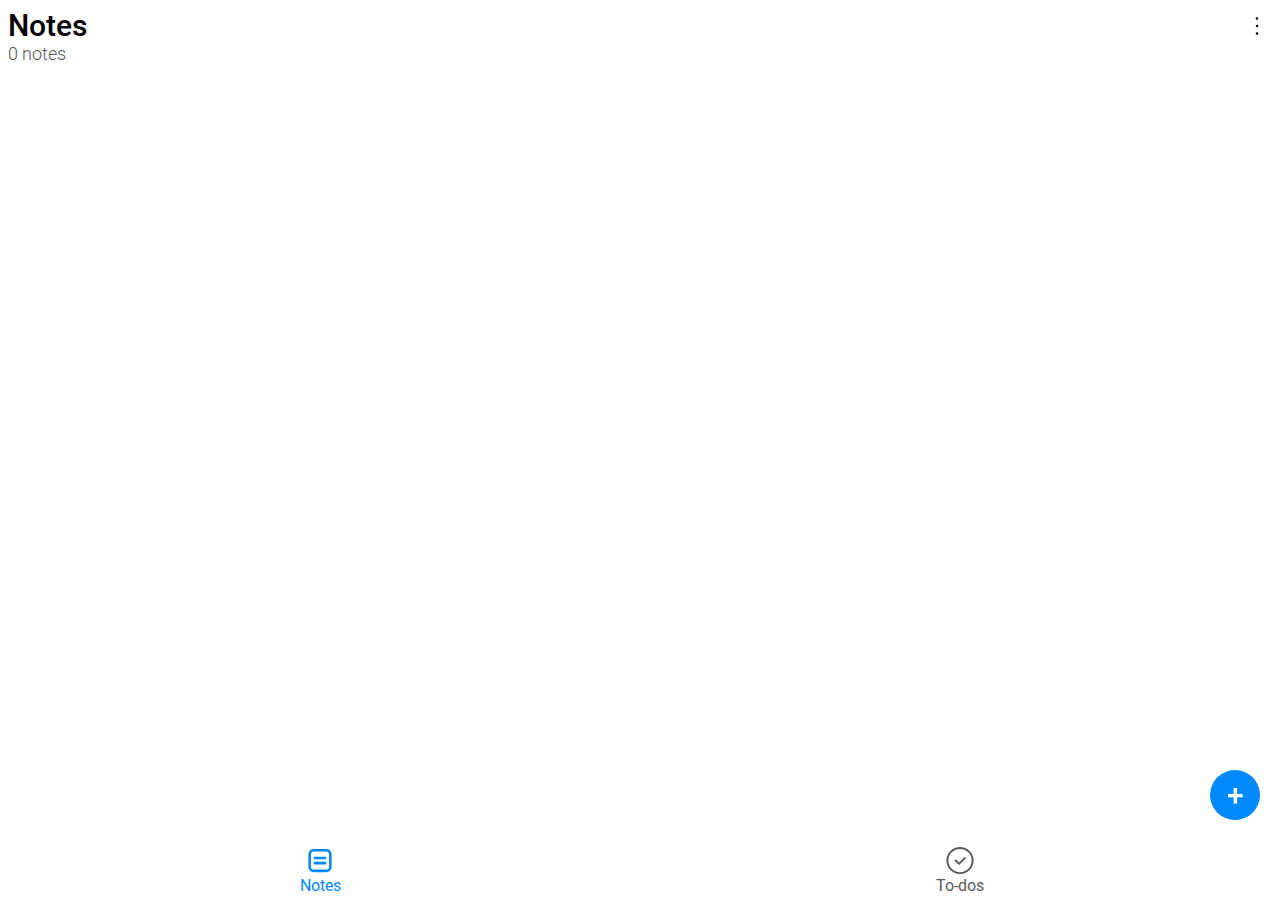
<file: index.html>
<!DOCTYPE html>
<html lang="en">
<head>
    <meta charset="UTF-8">
    <meta name="viewport" content="width=device-width, initial-scale=1.0, minimum-scale=1.0, maximum-scale=1.0, user-scalable=no">
    <title>Notebook</title>
    <link rel="stylesheet" href="index.css">
    <link rel="icon" type="image/svg+xml" href="favicon/favicon.svg">
    <link rel="icon" type="image/png" href="favicon/favicon.png">
</head>
<body>
    <script>
        function changeTheme() {
            document.querySelector('body').classList.toggle('darkstyle');
            window.localStorage.setItem('theme', document.querySelector('body').classList)
            if(document.querySelector('body').classList == 'darkstyle') {
                document.querySelector('.theme_change_btn').innerText = 'DARK';    
            }
            else {
                document.querySelector('.theme_change_btn').innerText = 'LIGHT';
            }}

            if(window.localStorage.getItem('theme') === 'darkstyle') {
                document.querySelector('body').classList.toggle('darkstyle');}
    </script>
    <div class="main">
        <div style="display: flex; align-items: center;">
            <h1>Notes</h1>
            <svg  onclick="info()" id="info_fixed" viewBox="0 0 24 24" xmlns="http://www.w3.org/2000/svg"  stroke-width="1" stroke-linecap="round" stroke-linejoin="miter">

                <g id="SVGRepo_iconCarrier">
                
                <line x1="11.99" y1="6" x2="12" y2="6" stroke-linecap="round" stroke-width="2"/>
                
                <line x1="11.99" y1="12" x2="12" y2="12" stroke-linecap="round" stroke-width="2"/>
                
                <line x1="11.99" y1="18" x2="12" y2="18" stroke-linecap="round" stroke-width="2"/>
                
                </g>
                
            </svg>
        </div>
        
        <span id="notes_count" ></span>
        <div id="notes_list"></div>
        <div onclick="addNoteIconClick()" id="add_note_button">+</div>
        <input id="input_box" type="text" placeholder="Buy some vegetables">
        <ul id="list_container"></ul>
    </div>
    <div class="modal_box_bg">
        <div class="modal_box_focus">
            <div id="modal_box_made">Made by <b>Emil</b> :)</div>
            <span class="modal_box_version">Version: <b>1.7</b></span>
            <div class="themeChangeDiv">
                <div onclick="changeTheme()" class="theme_change_btn">LIGHT</div>
                <div class="modal_box_theme_h">theme</div>
            </div>
        </div>
    </div>
    <div class="edit_screen">
        <div class="arrow_div">
            <svg  class="back_arrow" onclick="backIconClick()" viewBox="0 0 448 512"><path  d="M9.4 233.4c-12.5 12.5-12.5 32.8 0 45.3l160 160c12.5 12.5 32.8 12.5 45.3 0s12.5-32.8 0-45.3L109.2 288 416 288c17.7 0 32-14.3 32-32s-14.3-32-32-32l-306.7 0L214.6 118.6c12.5-12.5 12.5-32.8 0-45.3s-32.8-12.5-45.3 0l-160 160z"/></svg>
            <input id="noteTitleInput" maxlength="60" onchange="saveNote()" class="note_title" placeholder="Title">
        </div> 
        <textarea onchange="saveNote()" placeholder="Write something..." class="note_text"></textarea>
    </div>

    <div class="bottom_menu">
        <div onclick="Notes()" id="bottom_menu_notes" class="bottom_menu_column_active">
            <svg id="bottom_menu_notes_svg" class="bottom_menu_img_active" viewBox="0 0 24 24"  xmlns="http://www.w3.org/2000/svg">

                <g id="SVGRepo_bgCarrier" stroke-width="0"/>
                
                <g id="SVGRepo_tracerCarrier" stroke-linecap="round" stroke-linejoin="round"/>
                
                <g id="SVGRepo_iconCarrier"> <rect x="4" y="4" width="16" height="16" rx="3"  stroke-width="2"/> <path d="M16 10L8 10"  stroke-width="2" stroke-linecap="round"/> <path d="M16 14L8 14"  stroke-width="2" stroke-linecap="round"/> </g>
                
                </svg>
            Notes
            </div>
            <div onclick="ToDo()" id="bottom_menu_todos" class="bottom_menu_column_unactive">
            <svg id="bottom_menu_todos_svg" class="bottom_menu_img_unactive" viewBox="0 0 32 32" xmlns="http://www.w3.org/2000/svg">

                <g id="SVGRepo_bgCarrier" stroke-width="0"/>
                
                <g id="SVGRepo_tracerCarrier" stroke-linecap="round" stroke-linejoin="round"/>
                
                <g id="SVGRepo_iconCarrier"> <path  stroke-linecap="round" stroke-linejoin="round" stroke-width="2" d="M29 16a13 13 0 11-26 0 13 13 0 0126 0h0z"/> <path stroke-linecap="round" stroke-linejoin="round" stroke-width="2" d="M11.5 16l3.5 3.5 6-6"/> </g>
                
                </svg>
            To-dos
            </div>
            </div>
        
    <script src="moment.js"></script>
    <script src="index.js"></script>
    <script>
        if(window.localStorage.getItem('theme') === 'darkstyle') {
            document.querySelector('.theme_change_btn').innerText = 'DARK';
        }
    </script>
</body>
</html>
</body>
</html>
</file>
<file: index.css>
:root {
    --color-bg-primary: #ffffff;
    --color-bg-secondary: #dcdcda;
    --color-primary: #000000;
    --color-secondary: #444444;
    --color-thirdly: #595959;
    --color-accent: #0088ff;
}
.darkstyle {
    --color-bg-primary: #161617;
    --color-bg-secondary: #212224;
    --color-primary: #ffffff;
    --color-secondary: #AEAEAE;
    --color-thirdly: #A2A2A2;
    ul li::before {
        background-image: url('images/unchecked-dark.svg');
    }
}
body {
    background: var(--color-bg-primary);
}
* {
    -webkit-tap-highlight-color: rgba(0, 0, 0, 0);  
    transition: background-color 0.3s, color 0.3s;
}
@font-face {
    font-family: robotoRegular;
    src: url('Roboto/Roboto-Regular.ttf');
   }
@font-face {
    font-family: robotoLight;
    src: url('Roboto/Roboto-Light.ttf');
   }
@font-face {
    font-family: robotoMedium;
    src: url('Roboto/Roboto-Medium.ttf');
   }
.main {
    display: flex;
    flex-direction: column;
    user-select: none;
    width: 100%;
}
h1 {
    color: var(--color-primary);
    font-size: 30px;
    margin: 0;
    font-family: robotoMedium;
    font-weight:  normal;
}
.delete_icon{
    width: 30px;
    cursor: pointer;
    grid-column: 2/-1;
    grid-row: 1/-1;
    align-self: center;
}
.note_template {
    display: grid;
    grid-template-columns: 1fr 30px;
    grid-template-rows: auto auto;
    background: var(--color-bg-secondary);
    border-radius: 10px;
    padding: 15px;
}
.note_h {
    color: var(--color-primary);
    font-size: 20px;
    font-family: robotoRegular;
    width: 100%;
    overflow: hidden;
    -webkit-line-clamp: 1;
    -webkit-box-orient: vertical;
    display: -webkit-box;
}
.note_date {
    color: var(--color-secondary);
    font-size: 15px; 
    margin-top: 5px;
    font-family: robotoRegular;
}
#notes_count {
    font-size: 18px;
    color: var(--color-thirdly);
    margin-bottom: 20px;
    font-family: robotoLight;
}
#add_note_button {
    width: 50px;
    height: 50px;
    border-radius: 50%;
    background: #0088ff;
    right: 20px;
    bottom: 80px;
    position: fixed;
    color: #ffffff;
    font-family: robotoMedium;
    font-size: 30px;
    display: flex;
    justify-content: center;
    align-items: center;
}
#notes_list {
    display: flex;
    flex-direction: column;
    gap: 12px;
    flex-wrap: wrap;
    margin-bottom: 130px;
}
.edit_screen {
    display: none;
    flex-direction: column;
    width: 100%;
    padding: 0;
}
.back_arrow {
    fill: var(--color-primary);
    height: 25px;
}
.arrow_div {
    background: var(--color-bg-primary);
    position: fixed;
    width: 100%;
    top: 0;  
    left: 0;
    padding-top: 10px;
    padding-bottom: 10px;
    padding-left: 10px;
}
.note_title {
    border: none;
    background: var(--color-bg-primary);
    color: var(--color-primary);
    font-weight: bold;
    font-size: 28px;
    outline:none;
    width: 100%;
    font-family: robotoMedium;
}
.note_text {
    height: 100vh;
    width: 100%;
    margin-top: 85px;
    color: var(--color-primary);
    outline: none;
    border: none;
    resize: none;
    background: var(--color-bg-primary);
    font-size: 18px;
    font-family: robotoRegular;
    -ms-overflow-style: none;
    scrollbar-width: none;
}
.bottom_menu {
    width: 100%;
    height: 50px;
    position: fixed;
    bottom: 0;
    background: var(--color-bg-primary);
    left: 0;
    display: flex;
    user-select: none;
    padding-top: 5px;
    padding-bottom: 5px;
}

.bottom_menu_column_active {
    display: flex;
    flex-direction: column;
    align-items: center;
    width: 50%;
    color:var(--color-accent);
    font-family: robotoRegular;
    
}
.bottom_menu_column_unactive {
    display: flex;
    flex-direction: column;
    align-items: center;
    width: 50%;
    color: var(--color-thirdly);
    font-family: robotoRegular;
}
.bottom_menu_img_active {
    stroke: var(--color-accent);
    fill: none;
    width: 40px;
    height: 40px;
}
.bottom_menu_img_unactive {
    stroke: var(--color-thirdly);
    fill: none;
    width: 40px;
    height: 40px; 
}
#input_box {
    padding: 10px;
    border-radius: 10px;
    border: none;
    outline: none;
    background: var(--color-bg-secondary);
    color: var(--color-primary);
    font-size: 20px;
    height: 30px;
    margin-top: 10px;
    display: none;
    font-family: robotoRegular;
}
#list_container {
    padding: 0;
    display: none;
    flex-direction: column;
    row-gap: 12px;
    margin-bottom: 50px;
}
ul li {
    list-style:none;
    cursor: pointer;
    user-select: none;
    position: relative;
    font-size: 20px;
    color: var(--color-primary);
    font-family: robotoRegular;
    word-break: break-word;
    word-wrap: break-word;
    overflow-wrap: break-word;
    background: var(--color-bg-secondary);
    border-radius: 10px;
    padding: 15px;
    padding-left: 50px;
    padding-right: 30px;
    display: flex;
}
ul li::before {
    content: '';
    position: absolute;
    height: 28px;
    width: 28px;
    border-radius: 50%;
    background-image: url('images/unchecked.svg');
    background-size: cover;
    background-position: center;
    left: 10px;
    top: 12px;
}
ul li.checked {
    text-decoration: line-through;
    color: var(--color-secondary);
}
ul li.checked::before {
    background-image: url('images/checked.svg');
}
ul li span {
    font-size: 30px;
    position: absolute;
    right: 10px;
    top: 8px;
    color: var(--color-accent);
}
#info_fixed {
    width: 30px;
    height: 30px;
    margin-left: auto;
    stroke: var(--color-primary);
    fill: none;
}
.modal_box_bg {
    left: 0;
    top: 0;
    width: 100%;
    height: 100vh;
    position: fixed;
    background: rgba(0,0,0,0.5);
    z-index: 999;
    display: none;
    justify-content: flex-end;
    user-select: none;
    opacity: 0;
    transition: opacity 0.3s;
}
.modal_box_focus {
    height: fit-content;
    margin-right: 10px;
    margin-top: 45px;
    background: var(--color-bg-secondary);
    border-radius: 10px;
    padding: 15px;
    display: flex;
    flex-direction: column;
}
.modal_box_version {
    color: var(--color-primary);
    font-family: robotoRegular;
    margin-top: 5px;
}
.themeChangeDiv {
    display: flex; 
    align-items: center; 
    margin-top: 10px;
}
#modal_box_made {
    color:var(--color-primary);
    font-size: 18px;
    font-family: robotoMedium;
}
.modal_box_theme_h {
    color: var(--color-primary);
    font-size: 20px;
    font-family: robotoRegular;
    margin-left: 5px;
}
.theme_change_btn {
    background: var(--color-bg-primary);
    padding: 10px;
    border-radius: 10px;
    color: var(--color-primary);
    font-family: robotoMedium;
    cursor: pointer;
}
</file>
